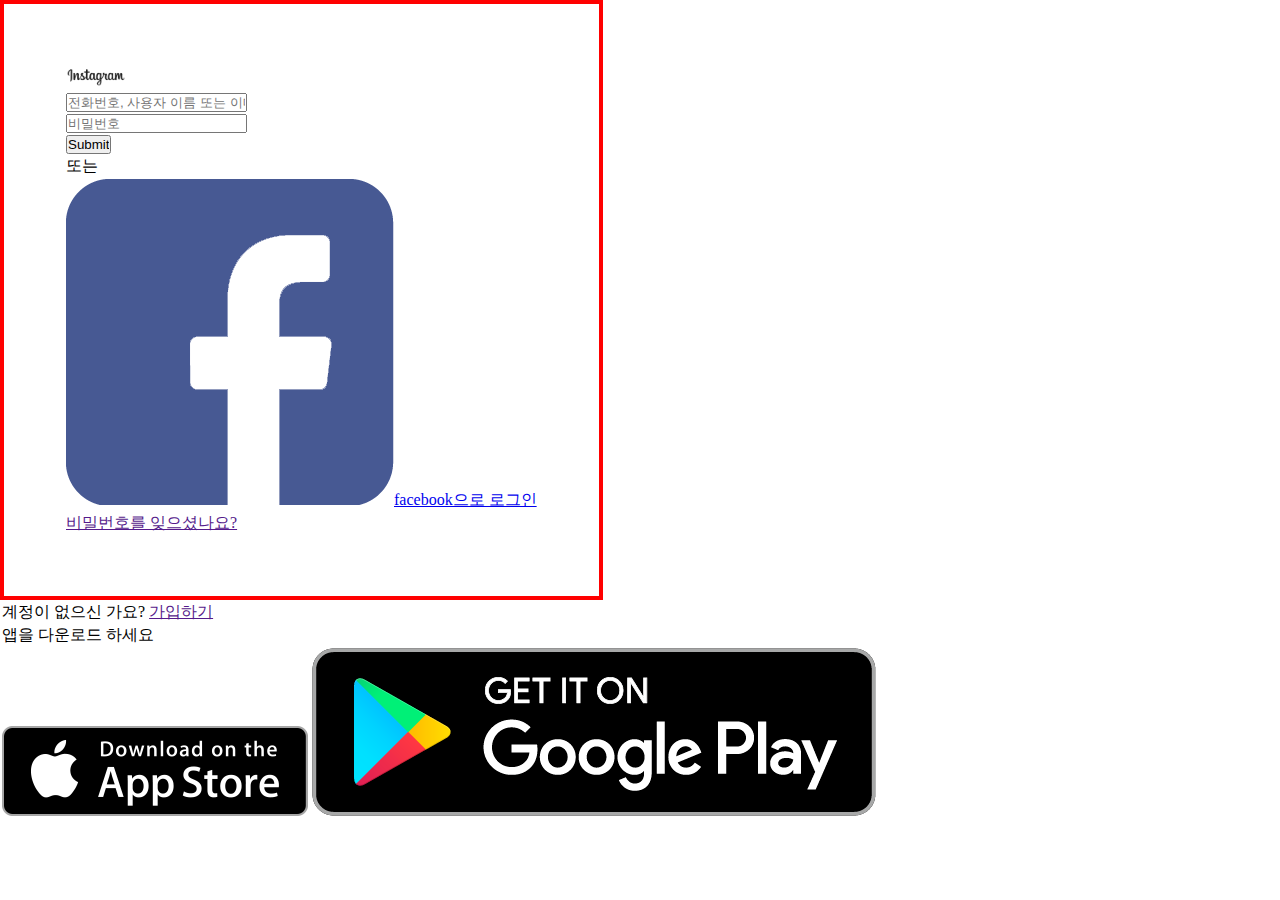
<file: insta_clone/index.html>
<!DOCTYPE html>
<html lang="en">
  <head>
    <meta charset="UTF-8" />
    <meta name="viewport" content="width=device-width, initial-scale=1.0" />
    <title>Instagram</title>
    <link rel="stylesheet" href="./style.css" />
  </head>
  <body>
    <div>
      <form action="ins-ui">
        <table class="ins-lg">
          <tr>
            <td class="ins-logo"><img src="./assets/images/logo-light.png" alt="" /></td>
          </tr>
          <tr>
            <td>
              <input
                id="userid"
                placeholder="전화번호, 사용자 이름 또는 이메일"
                type="text"
              />
              <p class="id-warn"></p>
            </td>
          </tr>
          <tr>
            <td>
              <input id="userpw" placeholder="비밀번호" type="password" />
              <p class="pw-warn"></p>
            </td>
          </tr>
          <tr>
            <td><input id="submit-btn" type="submit" ></td>
          </tr>
          <tr>
            <td>또는</td>
          </tr>

          <tr>
            <td>
              <img src="./assets/images/facebook-icon.png" alt="face-icon" /><a
                href="https://www.facebook.com/?locale=ko_KR"
                >facebook으로 로그인</a
              >
            </td>
          </tr>

          <tr>
            <td><a href="">비밀번호를 잊으셨나요?</a></td>
          </tr>
        </table>

        <table class="ins-new">
          <tr class="new-log">
            <td>계정이 없으신 가요? <a href="">가입하기</a></td>
          </tr>

          <tr>
            <td>앱을 다운로드 하세요</td>
          </tr>
          <tr>
            <td>
              <a href="https://www.apple.com/kr/app-store/"
                ><img src="./assets/images/app-store.png" alt=""
              /></a>
              <a
                href="https://play.google.com/store/games?device=windows&utm_source=apac_med&hl=ko-KR&utm_medium=hasem&utm_content=Jan0224&utm_campaign=Evergreen&pcampaignid=MKT-EDR-apac-kr-1707570-med-hasem-py-Evergreen-Jan0224-Text_Search_BKWS-BKWS%7CONSEM_kwid_43700058439439069_creativeid_693739443287_device_c&gad_source=1&gclid=EAIaIQobChMI-PW90LTShgMV4g57Bx1kXgF1EAAYASAAEgJFjvD_BwE&gclsrc=aw.ds"
                ><img src="./assets/images/gg-play.png" alt=""
              /></a>
            </td>
          </tr>
        </table>
      </form>
    </div>
    <script src="./script.js"></script>
  </body>
</html>
</file>
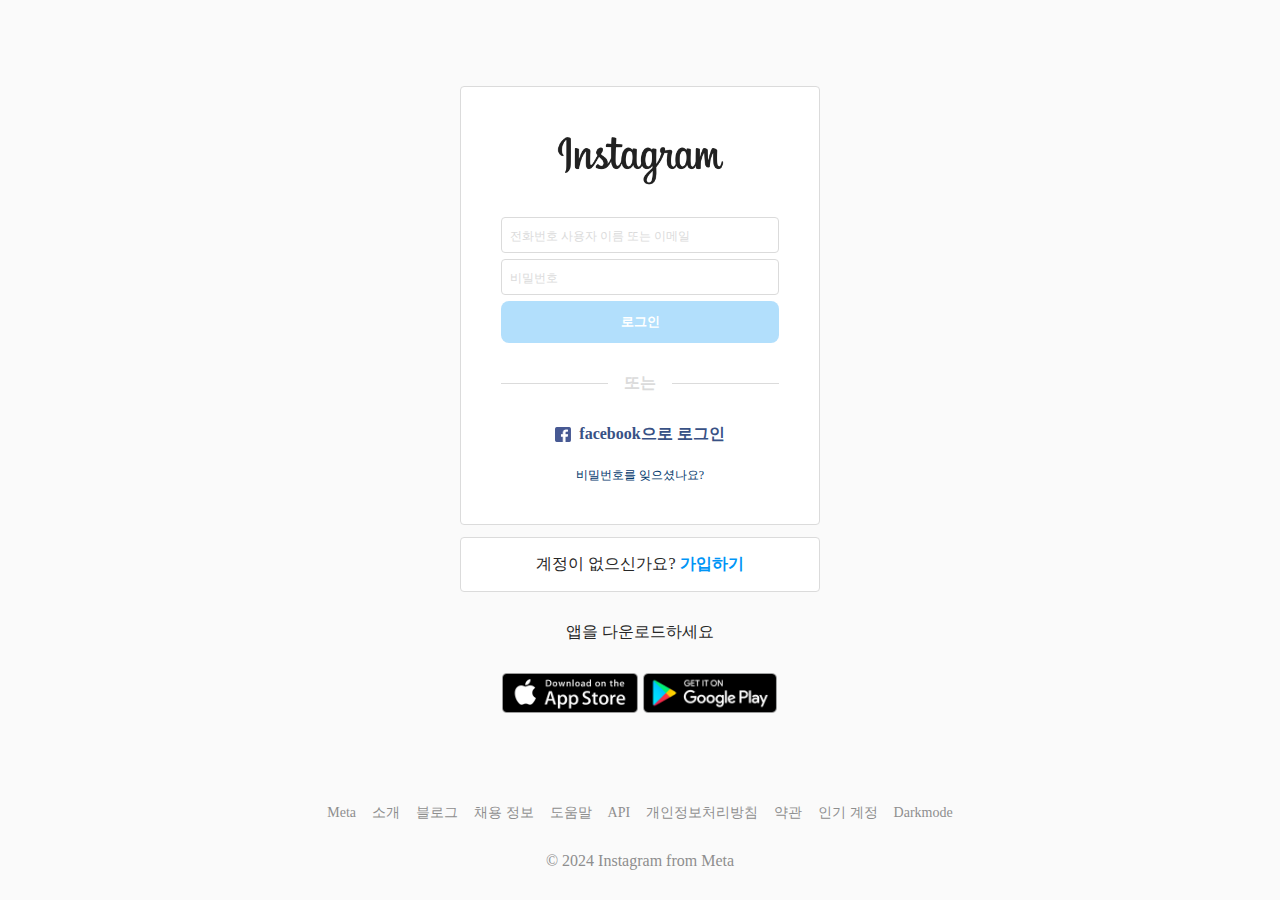
<file: 정답/insta_clone/index.html>
<!DOCTYPE html>
<html lang="en">
  <head>
    <meta charset="UTF-8" />
    <meta name="viewport" content="width=device-width, initial-scale=1.0" />
    <title>Instagram</title>
    <link rel="stylesheet" href="./style.css" />
  </head>
  <body>
    <div class="wrpper">
      <div class="form-container">
        <div class="box input-box">
          <h1 class="logo">
            <a class="light-logo" href=""
              ><img src="./assets/images/logo-light.png" alt="insta-logo-light"
            /></a>
            <a class="dark-logo" href=""
              ><img src="./assets/images/logo-dark.png" alt="insta-logo-dark"
            /></a>
          </h1>
          <form  id="login-form" class="login-form" action="">
            <div class="animate-input">
              <input id="userid" type="text" >
              <span>전화번호 사용자 이름 또는 이메일</span>
            </div>

            <div class="animate-input userpw">
              <input id="userpw" type="password">
              <span>비밀번호</span>
              <button id="pw-visible" type="button">비밀번호 표시</button>
            </div>

            <button id="submit-btn" class="btn-blue" type="submit" disabled>로그인</button>
          </form>

          <div class="or-box">
            <div></div>
            <div>또는</div>
            <div></div>
          </div>

          <div class="fb-btn">
            <a href="">
              <img
                src="./assets/images/facebook-icon.png"
                alt="facebook-icon">
              <span>facebook으로 로그인</span>
            </a>
          </div>

          <a class="forgot-pw" href="">비밀번호를 잊으셨나요?</a>
        </div>

        <div class="box join-box">
          <p>
            계정이 없으신가요?
            <span><a href="./join/index.html">가입하기</a></span>
          </p>
        </div>

        <p class="txtap-txt">앱을 다운로드하세요</p>

        <div class="qpp-down">
          <a href="">
            <img src="./assets/images/app-store.png" alt="appstore" />
          </a>
          <a href="">
            <img src="./assets/images/gg-play.png" alt="google-play">
          </a>
        </div>
      </div>

      <footer>
        <ul class="footer-menu-list">
          <li><a href="">Meta</a></li>
          <li><a href="">소개</a></li>
          <li><a href="">블로그</a></li>
          <li><a href="">채용 정보</a></li>
          <li><a href="">도움말</a></li>
          <li><a href="">API</a></li>
          <li><a href="">개인정보처리방침</a></li>
          <li><a href="">약관</a></li>
          <li><a href="">인기 계정</a></li>
          <li><a id="mode-toggle" href="">Darkmode</a></li>
        </ul>



        <p class="copyright">© 2024 Instagram from Meta</p>
      </footer>
    </div>

    <script src="./script.js"></script>
  </body>
</html>
</file>
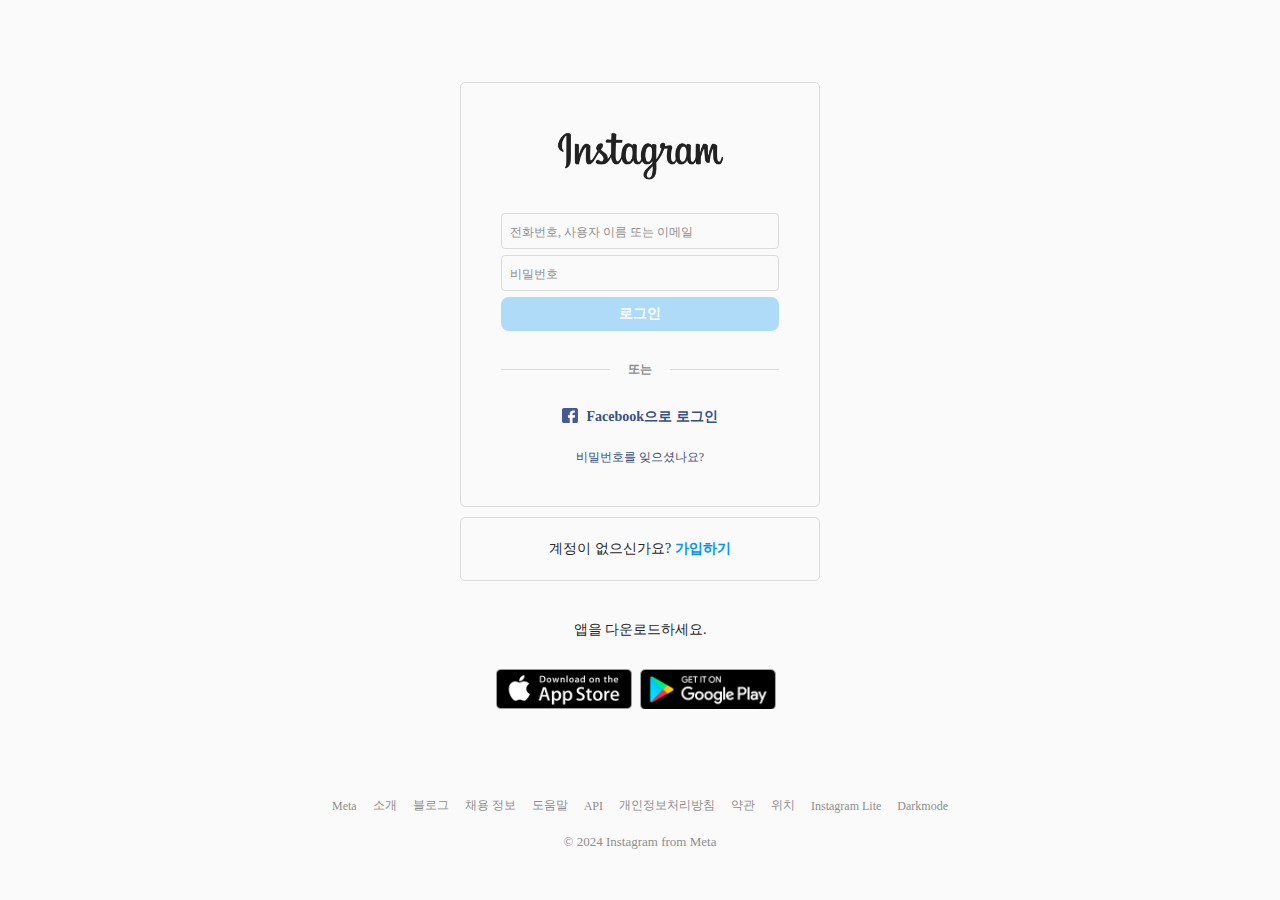
<file: 정답/insta_clone/main/index2.html>
<!DOCTYPE html>
<html lang="en">
<head>
  <meta charset="UTF-8">
  <meta http-equiv="X-UA-Compatible" content="IE=edge">
  <meta name="viewport" content="width=device-width, initial-scale=1.0">
  <title>로그인 • Instagram</title>
  <!-- Favicon -->
  <link rel="apple-touch-icon" sizes="180x180" href="./assets/favicon/apple-touch-icon.png">
  <link rel="icon" type="image/png" sizes="32x32" href="./assets/favicon/favicon-32x32.png">
  <link rel="icon" type="image/png" sizes="16x16" href="./assets/favicon/favicon-16x16.png">
  <meta name="msapplication-TileColor" content="#da532c">
  <meta name="theme-color" content="#ffffff">
  <link rel="stylesheet" href="./reset.css">
  <link rel="stylesheet" href="./color.css">
  <link rel="stylesheet" href="./common.css">
  <link rel="stylesheet" href="./style2.css">
</head>
<body>
  <div class="wrapper">
    <div class="form-container">
      <div class="box login-box">
        <h1 class="logo">
          <img class="logo-light" src="../assets/images/logo-light.png" alt="instagram light-logo" >
          <img class="logo-dark" src="../assets/images/logo-dark.png" alt="instagram dark-logo" >
        </h1>

        <form id="login-form" action="./index.html" method="GET">
          <div class="animate-input">
            <span>전화번호, 사용자 이름 또는 이메일</span>
            <input id="userid" type="text">
          </div>

          <div class="animate-input">
            <span>비밀번호</span>
            <input id="userpw" type="password">
            <button id="pw-btn" type="button">비밀번호 표시</button>
          </div>

          <button type="submit" class="btn-blue" id="login-btn" disabled>로그인</button>
        </form>

        <div class="or-box">
          <div></div>
          <div>또는</div>
          <div></div>
        </div>
          
        <div class="fb-btn">
          <img src="../assets/images/facebook-icon.png" alt="facebook-icon">
          <span>Facebook으로 로그인</span>
        </div>
        
        <a href="" class="forgot-pw">비밀번호를 잊으셨나요?</a>
      </div>

      <div class="box join-box">
        <p>
          계정이 없으신가요?
          <a href="../join/index.html">가입하기</a>
        </p>
      </div>

      <div class="app-download">
        <p>앱을 다운로드하세요.</p>
        <div class="store-link">
          <a href="">
            <img src="../assets/images/app-store.png" alt="app-store-img">
          </a>
          <a href="">
            <img src="../assets/images/gg-play.png" alt="gg-play-img">
          </a>
        </div>
      </div>
    </div>

    <footer>
      <ul class="links">
        <li><a href="">Meta</a></li>
        <li><a href="">소개</a></li>
        <li><a href="">블로그</a></li>
        <li><a href="">채용 정보</a></li>
        <li><a href="">도움말</a></li>
        <li><a href="">API</a></li>
        <li><a href="">개인정보처리방침</a></li>
        <li><a href="">약관</a></li>
        <li><a href="">위치</a></li>
        <li><a href="">Instagram Lite</a></li>
        <li><a href="" id="mode-btn">Darkmode</a></li>
      </ul>
      <div class="copyright">© 2024 Instagram from Meta</div>
    </footer>
  </div>

  <script src="./js/script.js"></script>
</body>
</html>
</file>
<file: insta_clone/style.css>
.txt-red{
  color: red;

}

.txt-green{
  color: green;
}

*{
  padding: 0;
  margin: 0;
}

.ins-ui{
  margin: 60px auto;  
}

.ins-lg{
  border: 4px solid red;
  padding: 60px;
  

  /* padding: 40px;
  width: 80%;
  margin: 80px auto;
  display: flex; */
  
}

.ins-logo img{
  width: 60px;
}

button{
  background-color: rgb(140, 186, 255);
  color: aliceblue;

}
</file>
<file: 정답/insta_clone/style.css>
:root {
  --body-bg: #fafafa;
  --box-bg: #fff;
  --box-border-color: #dbdbdb;
  --txt-color: #262626;
  --txt-second-color: #8e8e8e;
  --light-blue: #0095f6;
  --fb-color: #385185;
  --dark-blue: #00376b;
}

.dark {
  --body-bg: #151515;
  --box-bg: #353535;
  --box-border-color: #666565;
  --txt-color: #d2d2d2;
}

body{
  background-color: var(--body-bg);
  color: var(--txt-color);
}

*{
margin: 0;
padding: 0;
box-sizing: border-box;
/* border: 2px solid rebeccapurple; */
}

a{
  text-decoration: none;
}

li{
  list-style: none;
}

input,
button{
  border: none;
  outline: none;
  background-color: transparent;
}

.btn-blue{
  width: 100%;
  padding: 12px 0;
  color: #fff;
  cursor: pointer;
  background-color: var(--light-blue);
  border-radius: 8PX;
  font-weight: 700;

}

.dark-logo{
  display: none;
}

body.dark .dark-logo{
  display: block;
}

body.dark .light-logo{
  display: none;
}

.wrpper{
  display: flex;
  flex-direction: column;
  align-items: center;
  justify-content: space-between;
  /*  Viewport Height*/
  height: 100vh;
}

.form-container{
  flex-grow: 1;
  display: flex;
  flex-direction: column;
  align-items: center;
  justify-content: center;
  width: 360px;  
}

.box{
  width: 100%;
  border: 1px solid var(--box-border-color);
  text-align: center;
  border-radius: 4px;
  background-color: var(--box-bg);
}


.input-box{
  padding: 40px ;
}



.logo{
  width: 175px;
  height: 50px;
  margin: 0 auto;
}



.logo img{
  width: 100%;
  object-fit: contain;
}

.login-form{
  margin-top: 40px;
}

.animate-input{
  position: relative;
  height: 36px;
  margin: 6px 0;
  padding: 0px 8px;
  border-radius: 4px;
  border: 1px solid var(--box-border-color);
}

.animate-input span{
  position: absolute;
  top: 10px;
  left: 8px;
  font-size: 12px;
  color: var(--box-border-color);
  pointer-events: none;
  transition: all 200ms ease-in-out;
}


.animate-input input{
  width: 100%;
  height: 100%;
  }

  .animate-input.active{
    padding: 4px 8px 0;
  }

  .animate-input.active span{
    top: 2px;
    font-size: 10px;
  }

  .userpw button{
    position: absolute;
    display: none;
    right: 8px;
    top: 10px;
    font-weight: 700;
    cursor: pointer;
  }

  body.dark .userpw button {
    color: #fff;
  }

  .animate-input.active button{
    display: inline ;
  }

  button[type="submit"]:disabled{
    cursor: not-allowed;
    background-color: rgba(0, 149, 246, 0.3)
  }

  .or-box{
    display: flex;
    align-items: center;
  }

  /* odd: 홀수/even: 짝수 */
  .or-box div:nth-child(odd){
    height: 1px;
    flex-grow: 1;
    background-color: var(--box-border-color);
  }

  /*.or-box div:nth-child(2)  */
  .or-box div:nth-child(even){
    color: var(--box-border-color);
    margin: 30px 16px;
    font-weight: 700;
  }

  .fb-btn a {
    display: flex;
    justify-content: center;
    align-items: center;
  }

  .fb-btn img{
    width: 16px;
    height: 16px;
    object-fit: contain;
    margin-right: 8px;
  }

  .fb-btn span{
    color: var(--fb-color);
    font-weight: 700;
  }

  .forgot-pw{
    display: block;
    margin-top: 22px;
    font-size: 12px;
    color: var(--dark-blue);
  }

  body.dark .forgot-pw {
    color: #fff;
  }

  .join-box{
    padding: 16px 0;
    margin-top: 12px;

  }

  .join-box span a{
    color: var(--light-blue);
    font-weight:700;
  }

  .txtap-txt{
    margin: 30px 0;
  }

  .qpp-down img{
    width: 136px;
    height: 40px;
    object-fit: contain;
  }

  footer{
    text-align: center;
  }

  .footer-menu-list {
    display: flex;
    flex-wrap: wrap;
  }

  .footer-menu-list a {
    padding: 0 8px;
    font-size: 14px;
    color: var(--txt-second-color);
  }

  .copyright{
    margin: 30px 0;
    color: var(--txt-second-color);
  }
</file>
<file: 정답/insta_clone/main/color.css>
:root {
  --white: #fff;
  --body-bg: #fafafa;
  --box-border-color: #dbdbdb;
  --txt-color: #262626;
  --txt-second-color: #8e8e8e;
  --light-blue: #0095f6;
  --dark-blue: #385185;
}

.dark {
  --body-bg: #151515;
  --box-bg: #353535;
  --box-border-color: #666565;
  --txt-color: #d2d2d2;
}

.btn-blue {
  width: 100%;
  border: none;
  outline: none;
  background-color: var(--light-blue);
  color: var(--white);
  padding: 8px 10px;
  border-radius: 8px;
  font-size: 14px;
  font-weight: 700;
  cursor: pointer;
}

.red-txt {
  color: rgb(237, 73, 86);
  font-weight: 600;
}
</file>
<file: 정답/insta_clone/main/common.css>
body {
  background-color: var(--body-bg);
  color: var(--txt-color);
}

.wrapper {
  display: flex;
  flex-direction: column;
  align-items: center;
  justify-content: space-between;
  height: 100vh;
}

.form-container {
  display: flex;
  flex-direction: column;
  justify-content: center;
  width: 360px;
  flex-grow: 1;
}

.box {
  border: 1px solid var(--box-border-color);
  background-color: var(--box-bg);
  border-radius: 5px;
}

.login-box {
  padding: 40px;
}

.logo {
  width: 175px;
  height: 50px;
  margin: 0 auto 40px;
}

.logo img {
  width: 100%;
}

.logo-dark {
  display: none;
}

/* body한테 dark라는 클래스가 있을 때 .logo-dark */
body.dark .logo-dark {
  display: block;
}

body.dark .logo-light {
  display: none;
}

.animate-input {
  position: relative;
  height: 36px;
  margin: 6px 0;
  border: 1px solid var(--box-border-color);
  border-radius: 4px;
}

.animate-input span {
  position: absolute;
  top: 10px;
  left: 8px;
  font-size: 12px;
  color: var(--txt-second-color);
  /* 이벤트 제어 : HTML요소에 정의된 클릭을 비활성화 시켜준다. 
  요소가 포인터 이벤트에 반응 X */
  pointer-events: none;
  transition: all 200ms ease-in-out;
}

.animate-input.active span {
  font-size: 10px;
  top: 4px;
}

.animate-input input {
  width: 100%;
  height: 100%;
  padding: 0 8px;
  background-color: var(--box-bg);
  color: var(--txt-color);
}

.animate-input.active input {
  padding: 14px 0 4px 8px;
}

.animate-input button {
  position: absolute;
  right: 8px;
  top: 50%;
  transform: translateY(-50%);
  display: none;
  font-weight: 700;
  font-size: 14px;
  cursor: pointer;
}

body.dark .animate-input button {
  color: var(--white);
}

.animate-input.active button {
  display: inline;
}

button[type="submit"]:disabled {
  cursor: not-allowed;
  background-color: rgba(0, 149, 246, 0.3);
}

.or-box {
  display: flex;
  align-items: center;
  margin : 30px 0;
}

/* odd : 홀수 | even : 짝수 */
.or-box div:nth-child(odd) {
  flex-grow: 1;
  height: 1px;
  background-color: var(--box-border-color);
}

.or-box div:nth-child(even) {
  font-size: 12px;
  font-weight: 700;
  color: var(--txt-second-color);
  margin: 0 18px;
}


.forgot-pw {
  display: block;
  font-size: 12px;
  margin-top: 26px;
  text-align: center;
  color: var(--dark-blue);
}

.join-box {
  margin: 10px 0;
  padding: 22px;
}

.join-box p {
  font-size: 14px;
  text-align: center;
}

.join-box a {
  font-weight: 700;
  color: var(--light-blue);
}

.app-download p {
  font-size: 14px;
  text-align: center;
  margin: 30px 0;
}

.store-link {
  display: flex;
  justify-content: center;
}

.store-link img {
  width: 136px;
  height: 40px;
  object-fit: cover;
}

.store-link img:nth-child(1) {
  margin-right: 8px;
}

footer {
  margin-bottom: 30px;
}

.links {
  display: flex;
  justify-content: center;
  align-items: center;
  /* 기본값 : nowrap */
  flex-wrap: wrap;
}

.links a {
  color: var(--txt-second-color);
  font-size: 12px;
  margin: 0 8px;
}

.copyright {
  padding: 20px 0;
  color: var(--txt-second-color);
  font-size: 13px;
  text-align: center;
}
</file>
<file: 정답/insta_clone/main/style2.css>
.fb-btn {
  display: flex;
  justify-content: center;
  align-items: center;
  cursor: pointer;
}

.fb-btn img {
  width: 16px;
  margin-right: 8px;
}

.fb-btn span {
  font-size: 14px;
  font-weight: 700;
  margin-bottom: -3px;
  color: var(--dark-blue);
}
</file>
